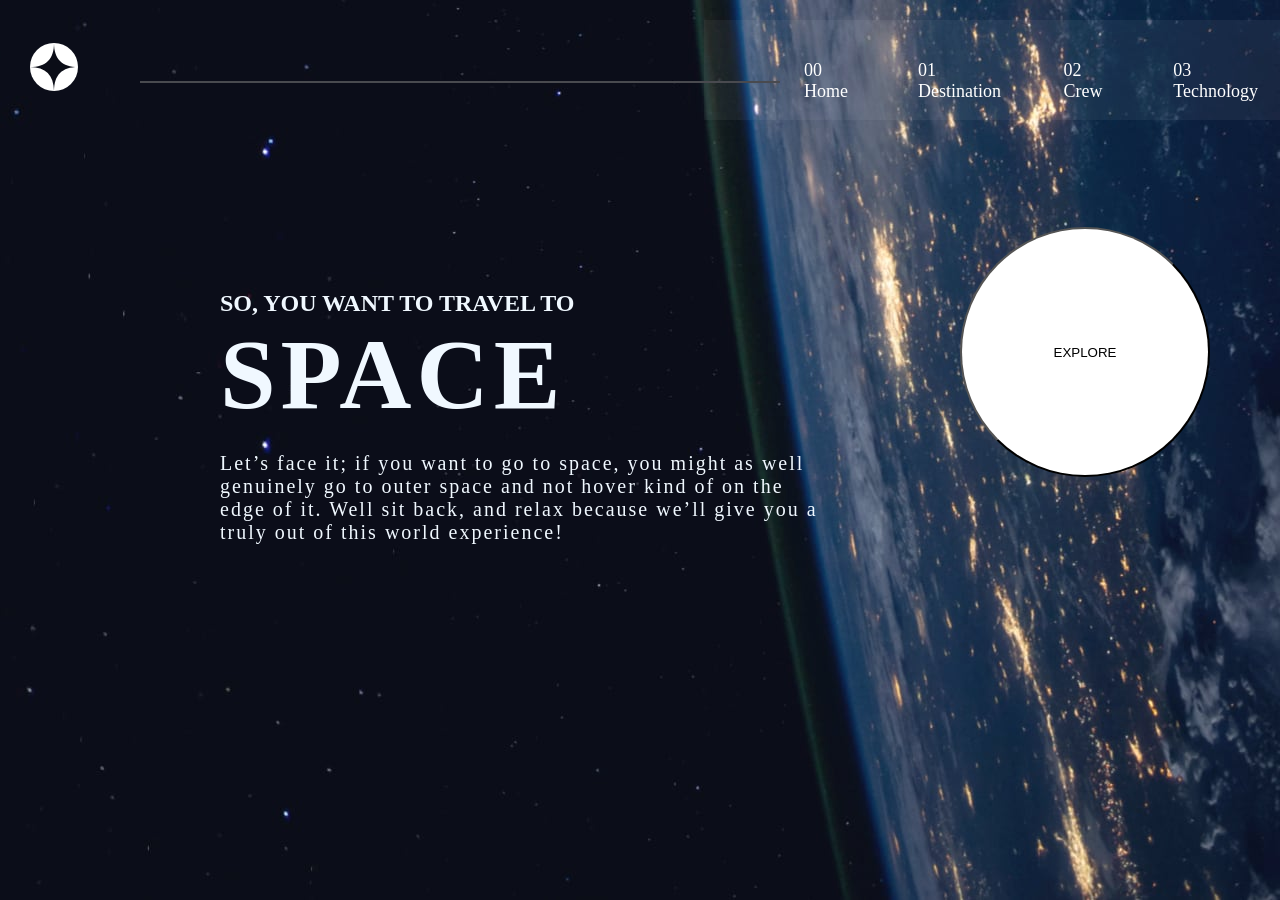
<file: index.html>
<!doctype html>
<html lang="en">
  <head>
    <meta charset="UTF-8" />
    <meta name="viewport" content="width=device-width, initial-scale=1.0" />
    <link rel="stylesheet" href="css/style.css" />
    
    <title>Space Tourism</title>
  </head>
  <body>
    <main class="home-content">
      <!-- navbar -->
      <nav class="navbar">
        <div class="logo">
          <img src="assets/shared/logo.svg" alt="logo" />
        </div>
        <hr class="nav-hr" />
        <ul class="nav-links">
          <li><a href="index.html">00 Home</a></li>
          <li><a href="destination.html">01 Destination</a></li>
          <li><a href="crew.html">02 Crew</a></li>
          <li><a href="technology.html">03 Technology</a></li>
        </ul>
      </nav>
      <div class="page-content-1">
        <!-- content -->
        <div class="content">
          <h2>SO, YOU WANT TO TRAVEL TO</h2>
          <h1>SPACE</h1>
          <p>
            Let’s face it; if you want to go to space, you might as well
            genuinely go to outer space and not hover kind of on the edge of it.
            Well sit back, and relax because we’ll give you a truly out of this
            world experience!
          </p>
        </div>
        <!-- explore-content -->
        <div class="explore-content">
          <button class="explore-button">EXPLORE</button>
        </div>
      </div>
    </main>

    <script src="js/main.js"></script>
  </body>
</html>
</file>
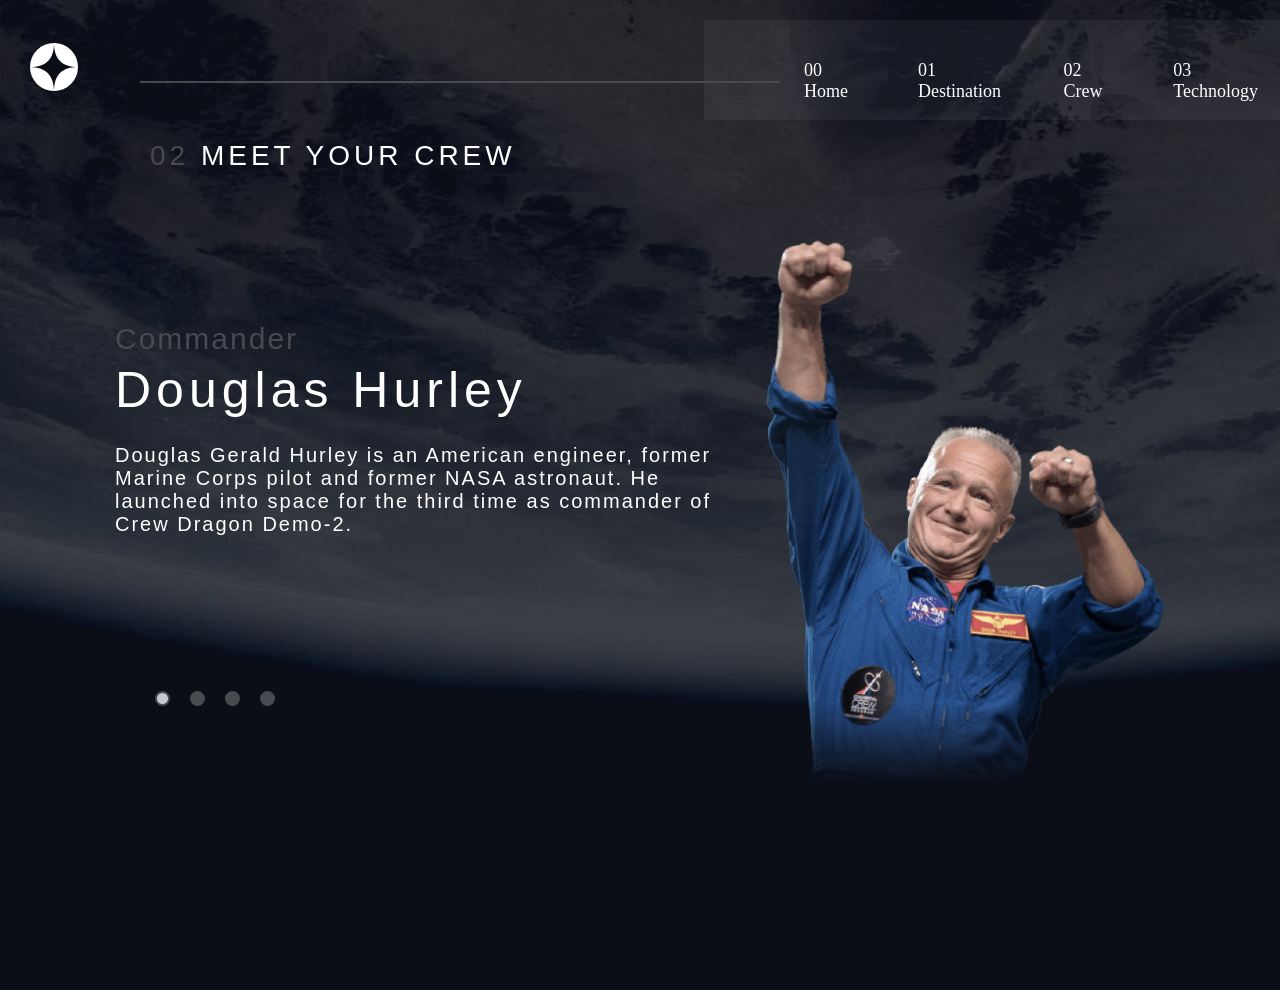
<file: crew.html>
<!DOCTYPE html>
<html lang="en">
 <head>
    <meta charset="UTF-8" />
    <meta name="viewport" content="width=device-width, initial-scale=1.0" />
    <link rel="stylesheet" href="css/style.css" />
    <link
      rel="shortcut icon"
      href="assets/favicon-32x32.png"
      type="image/x-icon"
    />
    <title>Space Tourism - Crew</title>
  </head>
<body>
    <main class="crew-content">
      <!-- navbar -->
      <nav class="navbar">
        <div class="logo">
          <img src="assets/shared/logo.svg" alt="logo" />
        </div>
        <hr class="nav-hr" />
        <ul class="nav-links">
          <li><a href="index.html">00 Home</a></li>
          <li><a href="destination.html">01 Destination</a></li>
          <li><a href="crew.html">02 Crew</a></li>
          <li><a href="technology.html">03 Technology</a></li>
        </ul>
      </nav>
      <div class="page-content-3">
        <!-- content -->
        <h2 id="crew-title"> <span class="two-page" > 02</span> MEET YOUR CREW</h2>
        <div class="content-3">
            <div class="crew-info">
                <h3 class="role" id="role" data-role="Commander">COMMANDER</h3>
                <h1 class="name-crew" id="name-crew">DOUGLAS HURLEY</h1>
                <p class="description" id="bio">
                    Douglas Gerald Hurley is an American engineer, retired Marine Corps
                    pilot, and former NASA astronaut. He launched into space for the
                    third time as commander of Crew Dragon Demo-2.
                </p>
                <div class="circule-control">
                    <button class="douglas-button active" id="crew-id-1" ></button>
                    <button class="mark-button" id="crew-id-2" ></button>
                    <button class="victor-button" id="crew-id-3" ></button>
                    <button class="anousheh-button" id="crew-id-4" ></button>
                </div>
            </div>
            <div class="crew-image">
              <img id="image-crew" src="assets/crew/image-douglas-hurley.png" alt="Douglas Hurley" />
            </div>
        </div>
      </div>
    </main>
    <script src="js/crew.js"></script>
</body>
</html>
</file>
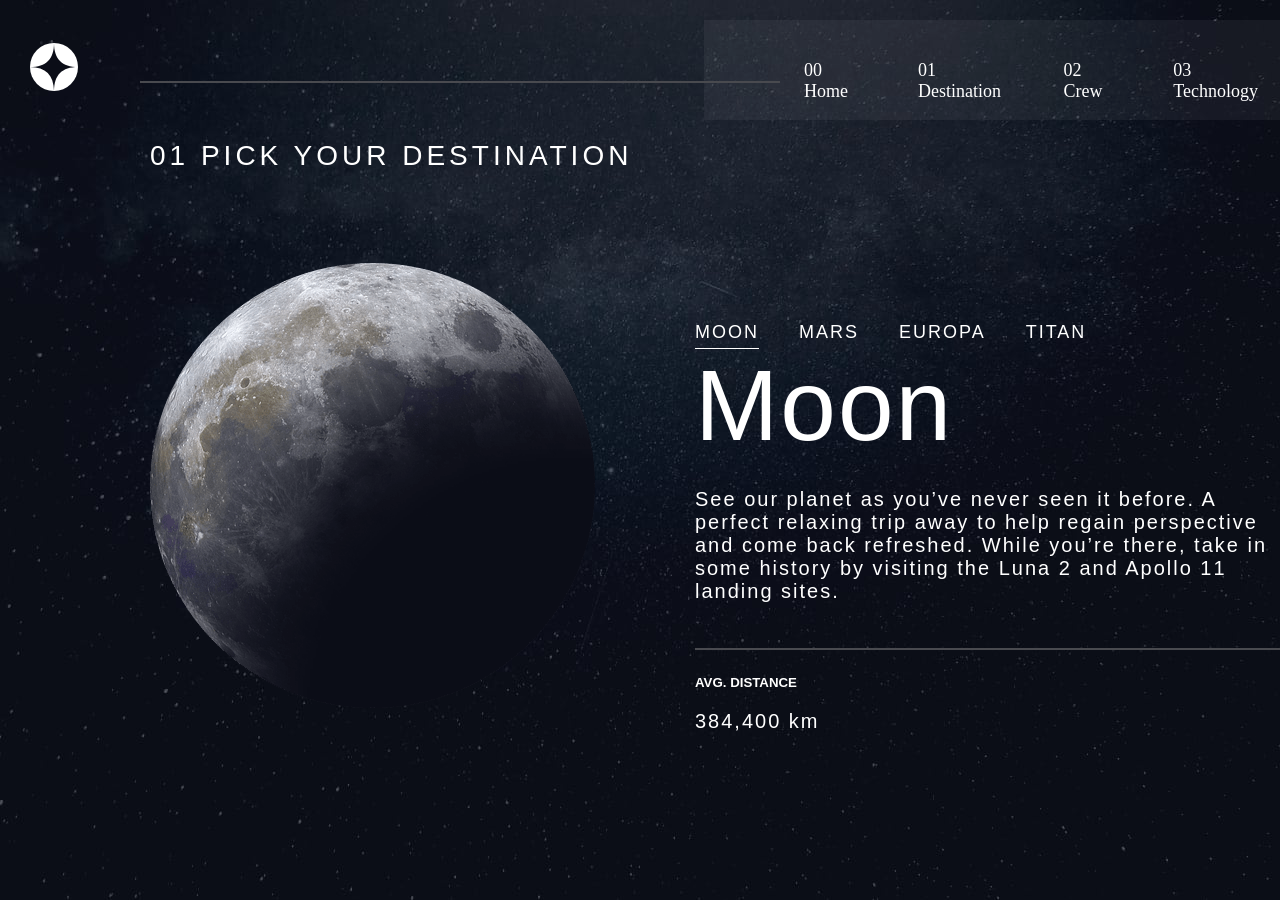
<file: destination.html>
<!doctype html>
<html lang="en">
  <head>
    <meta charset="UTF-8" />
    <meta name="viewport" content="width=device-width, initial-scale=1.0" />
    <link rel="stylesheet" href="css/style.css" />
    <link
      rel="shortcut icon"
      href="assets/favicon-32x32.png"
      type="image/x-icon"
    />
    <title>Space Tourism - Destination</title>
  </head>
  <body>
    <main class="destination-content">
      <!-- navbar -->
      <nav class="navbar">
        <div class="logo">
          <img src="assets/shared/logo.svg" alt="logo" />
        </div>
          <hr class="nav-hr" />
        <ul class="nav-links">
          <li><a href="index.html">00 Home</a></li>
          <li><a href="destination.html">01 Destination</a></li>
          <li><a href="crew.html">02 Crew</a></li>
          <li><a href="technology.html">03 Technology</a></li>
        </ul>
      </nav>
      <div class="page-content">
        <!-- content -->
        <h2 id="destination-title">01 PICK YOUR DESTINATION</h2>
        <div class="content-2">
          <div class="destination-image">
            <img id="image-destination" src="assets/destination/image-moon.png" alt="Moon" />
          </div>
          <div class="destination-info">
            <div class="change-destination">
              <button class="moon-button active" data-destination="Moon">
                MOON
              </button>
              <button class="mars-button" data-destination="Mars">
                MARS
              </button>
              <button class="europa-button" data-destination="Europa">
                EUROPA
              </button>
              <button class="titan-button" data-destination="Titan">
                TITAN
              </button>
            </div>
            <h1 id="name-destination">MOON</h1>
            <p class="description" id="description">
              See our planet as you’ve never seen it before. A perfect relaxing
              trip away to help regain perspective and come back refreshed.
              While you’re there, take in some history by visiting the Luna 2
              and Apollo 11 landing sites.
            </p>
            <hr class="destination-hr" />
            <div class="destination-meta">
              <div class="distance">
                <h5>AVG. DISTANCE</h5>
                <p id="distance">384,400 KM</p>
              </div>
              <div class="travel-time">
                <h5>EST. TRAVEL TIME</h5>
                <p id="travel">3 DAYS</p>
              </div>
            </div>
          </div>
        </div>
      </div>
    </main>

    <script src="js/main.js"></script>
  </body>
</html>
</file>
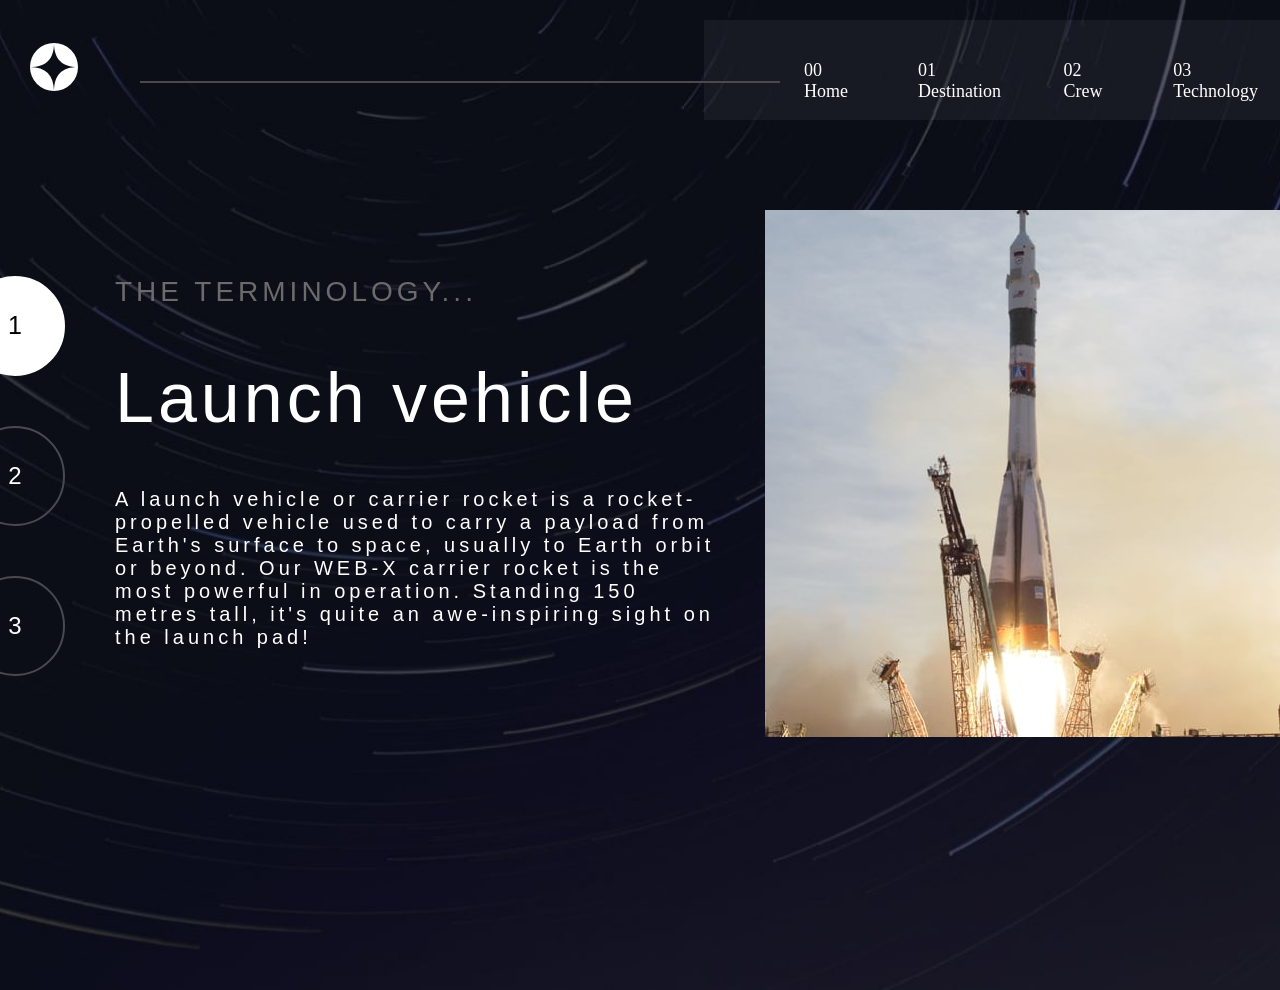
<file: technology.html>
<!doctype html>
<html lang="en">
  <head>
    <meta charset="UTF-8" />
    <meta name="viewport" content="width=device-width, initial-scale=1.0" />
    <link rel="stylesheet" href="css/style.css" />
    <link rel="stylesheet" href="css/tech.css" />
    <link
      rel="shortcut icon"
      href="assets/favicon-32x32.png"
      type="image/x-icon"
    />
    <title>Space Tourism</title>
  </head>
  <body>
    <main class="tech-content">
      <!-- navbar -->
      <nav class="navbar">
        <div class="logo">
          <img src="assets/shared/logo.svg" alt="logo" />
        </div>
        <hr class="nav-hr" />

        <ul class="nav-links">
          <li><a href="index.html">00 Home</a></li>
          <li><a href="destination.html">01 Destination</a></li>
          <li><a href="crew.html">02 Crew</a></li>
          <li><a href="technology.html">03 Technology</a></li>
        </ul>
      </nav>
      <div class="big-content-4">
          
          <div class="content-4">
              <div class="control-tech">
                <button class="tech-control active-4" data-id="1" id="tech-control-1">1</button>
      
                <button class="tech-control" data-id="2" id="tech-control-2">2</button>
      
                <button class="tech-control" data-id="3" id="tech-control-3">3</button>
              </div>
              <div class="text-content-4">

                  <h2>THE TERMINOLOGY...</h2>
    
              <h1 id="name-tech">LAUNCH VEHICLE</h1>
    
              <p id="text-tech">
                A launch vehicle or carrier rocket is a rocket-propelled vehicle
                used to carry a payload from Earth's surface to space, usually to
                Earth orbit or beyond. Our WEB-X carrier rocket is the most powerful
                in operation. Standing 150 metres tall, it's quite an awe-inspiring
                sight on the launch pad!
              </p>
                </div>
        </div>

        <div class="img-content-4">
          <img
            id="image-tech"
            src="assets/technology/image-launch-vehicle-portrait.jpg"
            alt="launch vehicle"
          />
        </div>
      </div>
    </main>

    <script src="js/tech.js"></script>
  </body>
</html>
</file>
<file: css/style.css>
* {
  margin: 0;
  padding: 0;
  box-sizing: border-box;
}
/* home-content */

.home-content {
  background: url(../assets/home/background-home-desktop.jpg);
  background-size: cover;
  background-position: center;
  background-repeat: no-repeat;
  height: 100vh;
}
/* navbar */
.navbar {
  /* Add any specific styles for the navbar */
  display: flex;
  justify-content: space-between;
  align-items: center;
  padding: 20px 0px;
}
.navbar .logo {
  /* Add any specific styles for the logo */
  color: white;
  font-size: 24px;
  font-weight: bold;
  padding: 0px 30px;
}
.navbar .nav-links {
  /* Add any specific styles for the navigation links */
  display: flex;
  gap: 60px;
  background: #ffffff0d;
  /* border: 2px solid #494a4f; */

  padding: 10px 20px;
  height: 100px;
  width: 45%;
  list-style: none;
  padding-left: 100px;
}
.navbar .nav-links a {
  /* Add any specific styles for the navigation link anchors */
  color: white;
  text-decoration: none;
  font-size: 18px;
  font-weight: 500;
  display: inline-block;
  padding: 30px 0px;
}
.nav-hr {
  border: none;
  height: 2px;
  background-color: #494a4f;
  width: 50%;
  position: absolute;
  top: 9%;
  left: 140px;
}
/* page-content-1 */
.page-content-1 {
  /* Add any specific styles for the page content container */
  display: flex;
  justify-content: space-around;
  align-items: center;
}
/* content */
.home-content .content {
  color: aliceblue;
  text-align: left;
  padding: 150px 0px 0px 150px;
}
.content h1 {
  font-size: 100px;
  font-weight: 800;
  letter-spacing: 5px;
}
.content p {
  font-size: 20px;
  font-weight: 500;
  letter-spacing: 2px;
  margin: 20px 0px;
  width: 600px;
}
/* explore-content */
.explore-content {
  text-align: right;
}
.explore-content .explore-button {
  background: white;
  color: black;
  width: 250px;
  height: 250px;
  border-radius: 50%;
  cursor: pointer;
  /* padding: 0px 50px; */
}
/* ****************************************Space Tourism - Destination****************************************** */
.destination-content {
  background: url(../assets/destination/background-destination-desktop.jpg);
  background-size: cover;
  background-position: center;
  background-repeat: no-repeat;
  background-size: cover;
  height: 100vh;
  width: 100%;
}
.page-content h2 {
  color: white;
  font-size: 28px;
  font-weight: 500;
  letter-spacing: 4px;
  font-family: "Lato", sans-serif;
  font-weight: 100;
  font-style: normal;
  margin-left: 150px;
}
.destination-title {
  color: white;
  padding: 150px 0px 0px 150px;
}
.content-2 {
  margin-left: 150px;
  padding: auto 150px;
  color: white;
  display: flex;
  justify-content: space-around;
  align-items: center;
  gap: 100px;
}
.destination-hr {
  border: 1px solid #494a4f;
  width: 600px;
  margin: 20px 0px;
}
/******************buttons container******************/
.active {
  /* border-bottom: 3px solid white; t*/
  text-decoration: underline;
  text-underline-offset: 10px;
}
.destination-info {
  padding: 150px 50px 50px 0px;
  display: flex;
  flex-direction: column;
  gap: 5px;
  color: white;
  font-family: "Lato", sans-serif;
  font-weight: 100;
  font-style: normal;
}
.destination-info .change-destination {
  display: flex;
  gap: 40px;
}
.moon-button {
  background: transparent;
  color: white;
  border: none;
  font-size: 18px;
  font-weight: 400;
  letter-spacing: 2px;
  cursor: pointer;
}
.mars-button {
  background: transparent;
  color: white;
  border: none;
  font-size: 18px;
  font-weight: 400;
  letter-spacing: 2px;
  cursor: pointer;
}
.europa-button {
  background: transparent;
  color: white;
  border: none;
  font-size: 18px;
  font-weight: 400;
  letter-spacing: 2px;
  cursor: pointer;
}
.titan-button {
  background: transparent;
  color: white;
  border: none;
  font-size: 18px;
  font-weight: 400;
  letter-spacing: 2px;
  cursor: pointer;
}
.destination-info h1 {
  font-size: 100px;
  font-weight: 800;
  letter-spacing: 5px;
}
.destination-info p {
  font-size: 20px;
  font-weight: 500;
  letter-spacing: 2px;
  margin: 20px 0px;
  width: 600px;
}
.destination-meta {
  display: flex;
  gap: 0px;
  justify-content: flex-start;
}
#name-destination {
  color: white;
  font-size: 100px;
  font-weight: 500;
  letter-spacing: 2px;
}
/* ************************************crew-content************************************* */
.crew-content {
  background: url(../assets/crew/background-crew-desktop.jpg);
  background-size: cover;
  background-position: center;
  background-repeat: no-repeat;
  height: 110vh;
}

.page-content-3 h2 {
  color: white;
  font-size: 28px;
  font-weight: 500;
  letter-spacing: 4px;
  font-family: "Lato", sans-serif;
  font-weight: 100;
  font-style: normal;
  margin-left: 150px;
}
.two-page {
  color: #494a4f;
}
.content-3 {
  display: flex;
  justify-content: center;
  align-items: center;
  /* gap: 50px; */
}
.crew-info {
  padding: 150px 50px 150px 0px;
  display: flex;
  flex-direction: column;
  gap: 5px;
  color: white;
  font-family: "Lato", sans-serif;
  font-weight: 100;
  font-style: normal;
}
.role {
  font-size: 30px;
  font-weight: 500;
  color: #494a4f;
  letter-spacing: 2px;
  text-align: left;
}
.description {
  font-size: 20px;
  font-weight: 500;
  letter-spacing: 2px;
  margin: 20px 0px;
  width: 600px;
}
.name-crew {
  font-size: 50px;
  font-weight: 300;
  letter-spacing: 5px;
}
.crew-image {
  position: relative;
  overflow: hidden;
}

.crew-image img {
  width: 400px;
  height: auto;

  /* transform: translateY(0px) scale(1.1); */

  /* filter: drop-shadow(0 20px 30px rgba(0, 0, 0, 0.35)); */

  mask-image: linear-gradient(to bottom, black 85%, transparent);

  transition: transform 0.4s ease;
}

/* .crew-image img:hover {
  transform: translateY(-55px) scale(1.15);
} */
/* circule-control */
.circule-control {
  display: flex;
  justify-content: center;
  align-items: center;
  padding: 100px 400px 0px 0px;
  gap: 20px;
  margin-top: 30px;
}
.circule-control button {
  width: 15px;
  height: 15px;
  border-radius: 50%;
  border: 2px solid #494a4f;
  background: #494a4f;
  cursor: pointer;
}
.circule-control button.active {
  background: #c8c8cf;
}
</file>
<file: css/tech.css>
*{
    margin: 0;
    padding: 0;
    box-sizing: border-box;
}

/*  **************************************technology-content************************************* */

.tech-content{
   background:url(../assets/technology/background-technology-desktop.jpg);
     width: 100%;

  background-size: cover;
  background-position: center;
  background-repeat: no-repeat;
  height: 110vh;
}
/* big-content-4 */
.big-content-4 {
  padding-top: 70px;
  display: flex;
    background-color: transparent;

  justify-content: flex-end;
  align-items: center;
  gap: 50px;
}
.content-4{
    display: flex;
    /* flex-direction: column; */
    gap: 50px;
}
.control-tech {
  display: flex;
  gap: 50px;
  flex-direction: column;
  justify-content: center;
}
/* tech-control */
.tech-control{
  width: 100px;
  height: 100px;
  border-radius: 50%;
  border: 2px solid #494a4f;
  background: transparent;
  color: white;
  cursor: pointer;
  font-size: 24px;
}
.text-content-4{
  display: flex;
  flex-direction: column;
  gap: 50px;

}
.text-content-4 h2 {
  color: rgb(108, 106, 106);
  font-size: 28px;
  font-weight: 500;
  letter-spacing: 4px;
  font-family: "Lato", sans-serif;
  font-weight: 100;
  font-style: normal;
}
.text-content-4 h1 {
  color: white;
  font-size: 70px;
  font-weight: 500;
  letter-spacing: 4px;
  font-family: "Lato", sans-serif;
  font-weight: 100;
  font-style: normal;
}
.tech-control:hover {
  background: white;
  border: 2px solid white;
  color: black;
}
.tech-control.active-4 {
  background: white;
  border: 2px solid white;
  color: black;
  font-size: 25px;
}
#text-tech {
  color: white;
  width: 600px;
  font-size: 20px;
  font-weight: 500;
  letter-spacing: 4px;
  font-family: "Lato", sans-serif;
  font-weight: 100;
  font-style: normal;
}
.img-content-4{
    text-align: right;
    position: relative;
    display: block;
    /* padding-left: 200px; */
    /* transform: translateX(20px); */
    text-align: right;
}
</file>
